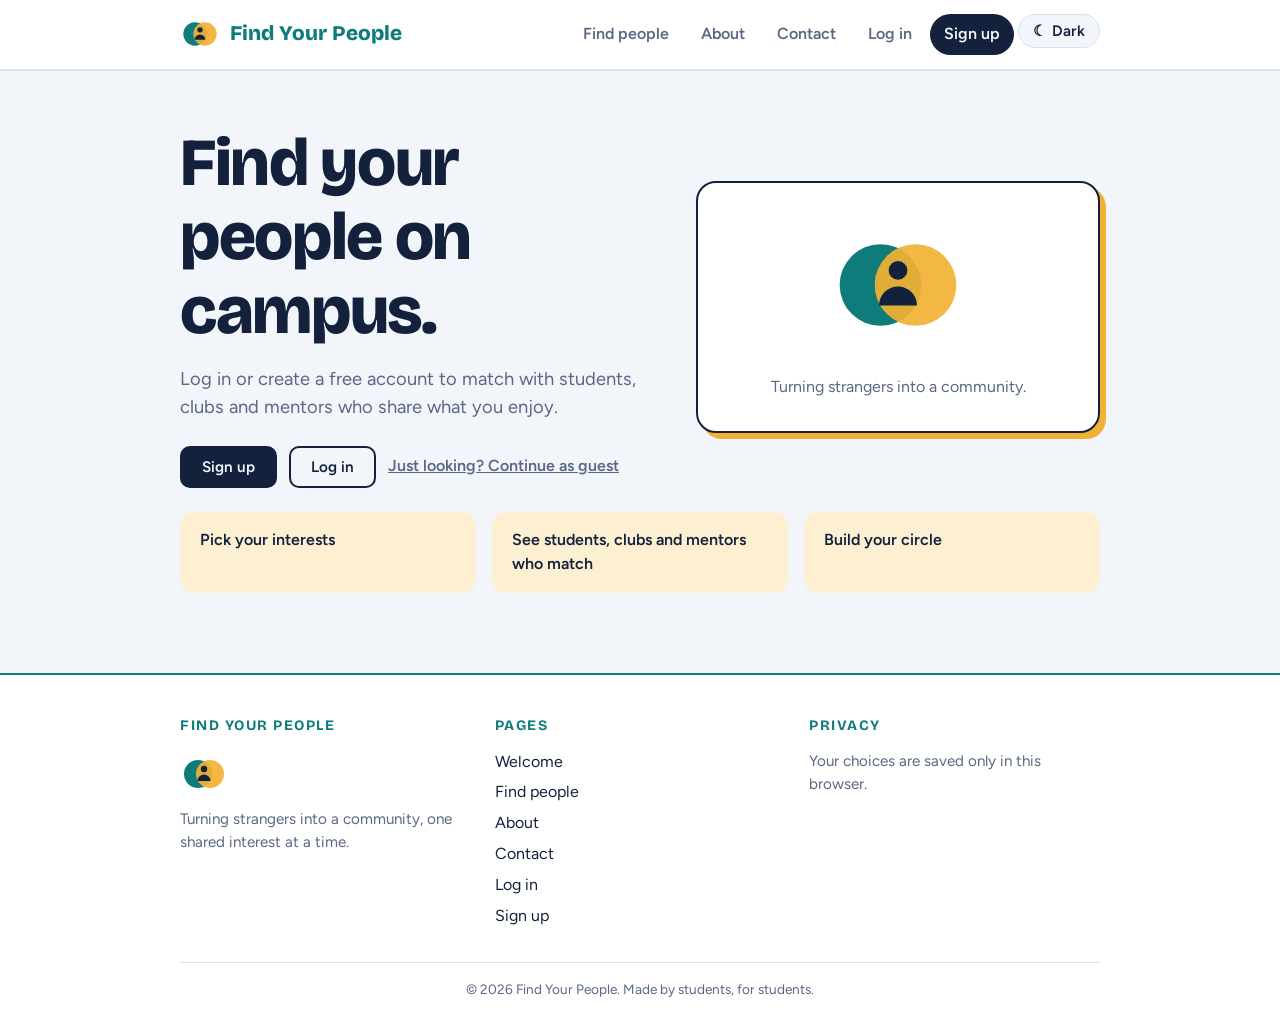
<file: index.html>
<!DOCTYPE html>
<html lang="en">
<head>
<meta charset="utf-8">
<meta name="viewport" content="width=device-width, initial-scale=1">
<title>Find Your People: campus friends, clubs and mentors</title>
<link rel="icon" href="data:image/svg+xml,%3Csvg xmlns='http://www.w3.org/2000/svg' viewBox='0 0 48 48'%3E%3Ccircle cx='18' cy='24' r='14' fill='%230e7c7b'/%3E%3Ccircle cx='30' cy='24' r='14' fill='%23f2b134' fill-opacity='.92'/%3E%3Ccircle cx='24' cy='19' r='3.2' fill='%2314213d'/%3E%3Cpath d='M17.5 31a6.5 6.5 0 0 1 13 0z' fill='%2314213d'/%3E%3C/svg%3E">
<link rel="preconnect" href="https://fonts.googleapis.com">
<link href="https://fonts.googleapis.com/css2?family=Bricolage+Grotesque:wght@600;800&family=Figtree:wght@400;600&display=swap" rel="stylesheet">
<link rel="stylesheet" href="styles.css">
</head>
<body>
<nav class="navbar" aria-label="Main">
  <div class="wrap">
    <a class="logo" href="index.html"><svg class="logo-mark" viewBox="0 0 48 48" width="40" height="40" role="img" aria-label="Find Your People logo">
        <circle cx="18" cy="24" r="14" fill="#0e7c7b"/>
        <circle cx="30" cy="24" r="14" fill="#f2b134" fill-opacity=".92"/>
        <circle cx="24" cy="19" r="3.2" fill="#14213d"/>
        <path d="M17.5 31a6.5 6.5 0 0 1 13 0z" fill="#14213d"/>
      </svg><span class="logo-text">Find Your <span>People</span></span></a>
    <ul class="nav-links">
      <li><a class="nav-link" href="home.html">Find people</a></li>
      <li><a class="nav-link" href="about.html">About</a></li>
      <li><a class="nav-link" href="contact.html">Contact</a></li>
      <li class="when-out"><a class="nav-link" href="login.html">Log in</a></li>
      <li class="when-out"><a class="nav-link nav-cta" href="signup.html">Sign up</a></li>
      <li class="when-in"><span class="nav-hello" id="hello"></span></li>
      <li class="when-in"><button class="nav-link nav-btn" id="logout" type="button">Log out</button></li>
      <li><button class="theme-btn" id="themeBtn" type="button" aria-label="Switch theme"><span id="themeIcon" aria-hidden="true">&#9790;</span> <span id="themeText">Dark</span></button></li>
    </ul>
  </div>
</nav>
<main class="page">
<div class="wrap">
  <div class="welcome">
    <div>
      <h1>Find your people on campus.</h1>
      <p class="lead">Log in or create a free account to match with students, clubs and mentors who share what you enjoy.</p>
      <div class="welcome-actions">
        <a class="btn" href="signup.html">Sign up</a>
        <a class="btn alt" href="login.html">Log in</a>
        <a class="guest-link" href="home.html">Just looking? Continue as guest</a>
      </div>
    </div>
    <div class="welcome-art">
      <svg  viewBox="0 0 48 48"  role="img" aria-label="Find Your People logo">
        <circle cx="18" cy="24" r="14" fill="#0e7c7b"/>
        <circle cx="30" cy="24" r="14" fill="#f2b134" fill-opacity=".92"/>
        <circle cx="24" cy="19" r="3.2" fill="#14213d"/>
        <path d="M17.5 31a6.5 6.5 0 0 1 13 0z" fill="#14213d"/>
      </svg>
      <p>Turning strangers into a community.</p>
    </div>
  </div>
  <ul class="welcome-points">
    <li>Pick your interests</li>
    <li>See students, clubs and mentors who match</li>
    <li>Build your circle</li>
  </ul>
</div>
</main>
<footer>
  <div class="wrap">
    <div class="footer-row">
      <div class="footer-col">
        <h4>Find Your People</h4>
        <a class="logo footer-logo" href="home.html"><svg class="logo-mark" viewBox="0 0 48 48" width="48" height="48" role="img" aria-label="Find Your People logo">
        <circle cx="18" cy="24" r="14" fill="#0e7c7b"/>
        <circle cx="30" cy="24" r="14" fill="#f2b134" fill-opacity=".92"/>
        <circle cx="24" cy="19" r="3.2" fill="#14213d"/>
        <path d="M17.5 31a6.5 6.5 0 0 1 13 0z" fill="#14213d"/>
      </svg></a>
        <p>Turning strangers into a community, one shared interest at a time.</p>
      </div>
      <div class="footer-col">
        <h4>Pages</h4>
        <ul>
          <li><a href="index.html">Welcome</a></li>
          <li><a href="home.html">Find people</a></li>
          <li><a href="about.html">About</a></li>
          <li><a href="contact.html">Contact</a></li>
          <li class="when-out"><a href="login.html">Log in</a></li>
          <li class="when-out"><a href="signup.html">Sign up</a></li>
        </ul>
      </div>
      <div class="footer-col">
        <h4>Privacy</h4>
        <p>Your choices are saved only in this browser.</p>
      </div>
    </div>
    <p class="copyright-text">&copy; 2026 Find Your People. Made by students, for students.</p>
  </div>
</footer>
<script src="site.js"></script>
</body>
</html>
</file>
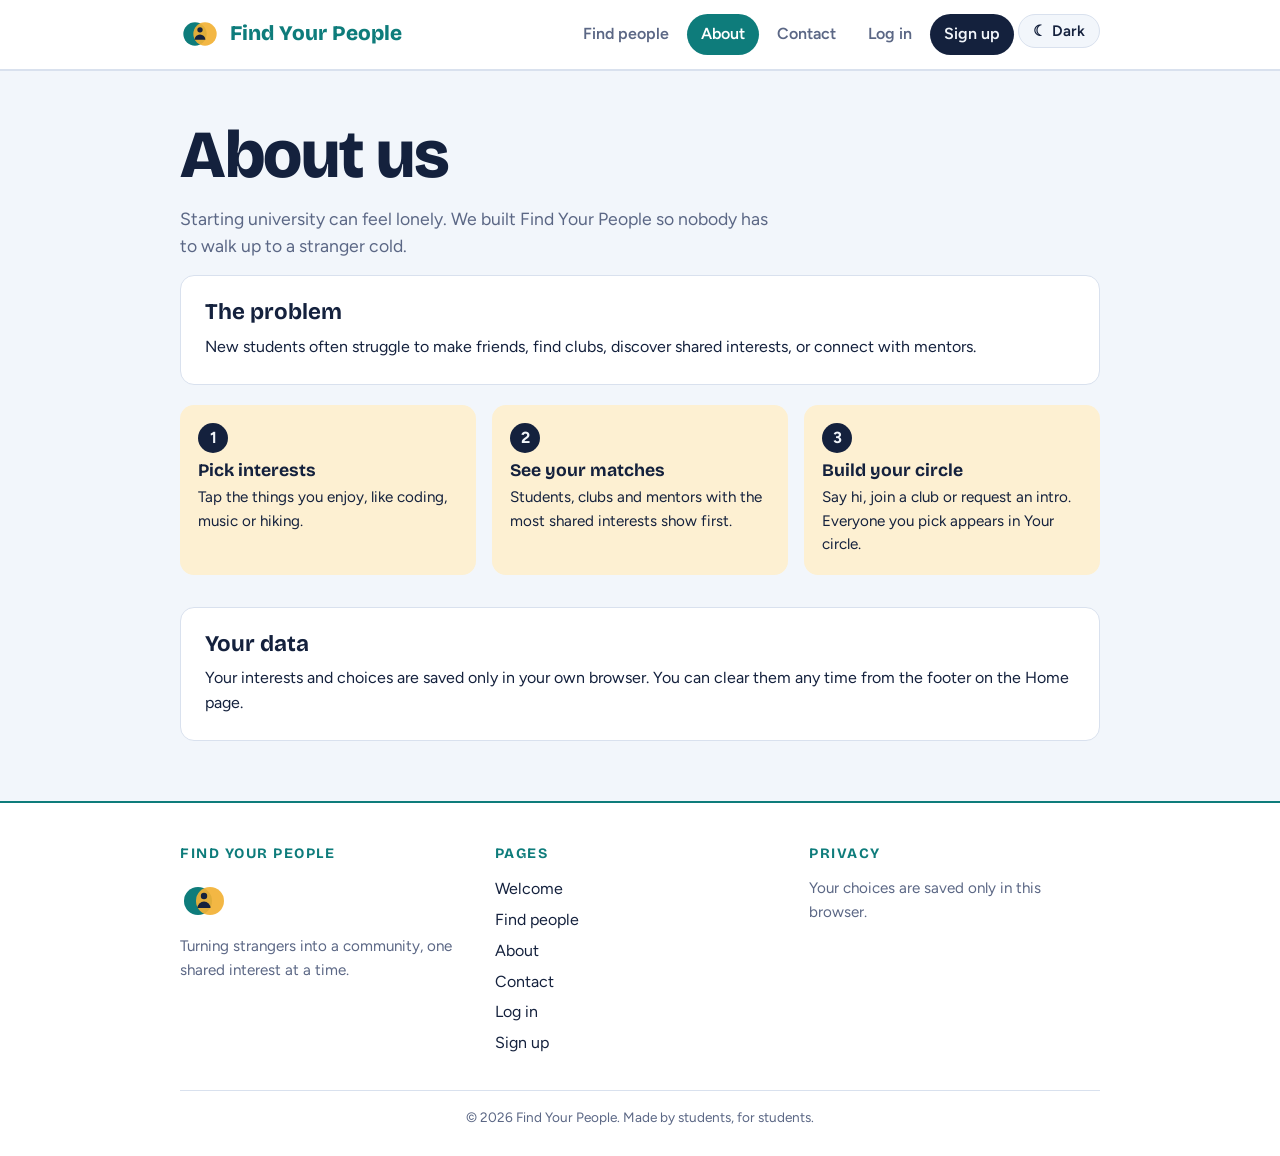
<file: about.html>
<!DOCTYPE html>
<html lang="en">
<head>
<meta charset="utf-8">
<meta name="viewport" content="width=device-width, initial-scale=1">
<title>About: Find Your People</title>
<link rel="icon" href="data:image/svg+xml,%3Csvg xmlns='http://www.w3.org/2000/svg' viewBox='0 0 48 48'%3E%3Ccircle cx='18' cy='24' r='14' fill='%230e7c7b'/%3E%3Ccircle cx='30' cy='24' r='14' fill='%23f2b134' fill-opacity='.92'/%3E%3Ccircle cx='24' cy='19' r='3.2' fill='%2314213d'/%3E%3Cpath d='M17.5 31a6.5 6.5 0 0 1 13 0z' fill='%2314213d'/%3E%3C/svg%3E">
<link rel="preconnect" href="https://fonts.googleapis.com">
<link href="https://fonts.googleapis.com/css2?family=Bricolage+Grotesque:wght@600;800&family=Figtree:wght@400;600&display=swap" rel="stylesheet">
<link rel="stylesheet" href="styles.css">
</head>
<body>
<nav class="navbar" aria-label="Main">
  <div class="wrap">
    <a class="logo" href="index.html"><svg class="logo-mark" viewBox="0 0 48 48" width="40" height="40" role="img" aria-label="Find Your People logo">
        <circle cx="18" cy="24" r="14" fill="#0e7c7b"/>
        <circle cx="30" cy="24" r="14" fill="#f2b134" fill-opacity=".92"/>
        <circle cx="24" cy="19" r="3.2" fill="#14213d"/>
        <path d="M17.5 31a6.5 6.5 0 0 1 13 0z" fill="#14213d"/>
      </svg><span class="logo-text">Find Your <span>People</span></span></a>
    <ul class="nav-links">
      <li><a class="nav-link" href="home.html">Find people</a></li>
      <li><a class="nav-link active" href="about.html">About</a></li>
      <li><a class="nav-link" href="contact.html">Contact</a></li>
      <li class="when-out"><a class="nav-link" href="login.html">Log in</a></li>
      <li class="when-out"><a class="nav-link nav-cta" href="signup.html">Sign up</a></li>
      <li class="when-in"><span class="nav-hello" id="hello"></span></li>
      <li class="when-in"><button class="nav-link nav-btn" id="logout" type="button">Log out</button></li>
      <li><button class="theme-btn" id="themeBtn" type="button" aria-label="Switch theme"><span id="themeIcon" aria-hidden="true">&#9790;</span> <span id="themeText">Dark</span></button></li>
    </ul>
  </div>
</nav>
<main class="page">
<div class="wrap">
  <header class="page-title">
    <h1>About us</h1>
    <p>Starting university can feel lonely. We built Find Your People so nobody has to walk up to a stranger cold.</p>
  </header>

  <div class="about-box">
    <h2>The problem</h2>
    <p>New students often struggle to make friends, find clubs, discover shared interests, or connect with mentors.</p>
  </div>

  <div class="steps">
    <div class="step"><b>1</b><h3>Pick interests</h3><p>Tap the things you enjoy, like coding, music or hiking.</p></div>
    <div class="step"><b>2</b><h3>See your matches</h3><p>Students, clubs and mentors with the most shared interests show first.</p></div>
    <div class="step"><b>3</b><h3>Build your circle</h3><p>Say hi, join a club or request an intro. Everyone you pick appears in Your circle.</p></div>
  </div>

  <div class="about-box">
    <h2>Your data</h2>
    <p>Your interests and choices are saved only in your own browser. You can clear them any time from the footer on the Home page.</p>
  </div>
</div>
</main>
<footer>
  <div class="wrap">
    <div class="footer-row">
      <div class="footer-col">
        <h4>Find Your People</h4>
        <a class="logo footer-logo" href="home.html"><svg class="logo-mark" viewBox="0 0 48 48" width="48" height="48" role="img" aria-label="Find Your People logo">
        <circle cx="18" cy="24" r="14" fill="#0e7c7b"/>
        <circle cx="30" cy="24" r="14" fill="#f2b134" fill-opacity=".92"/>
        <circle cx="24" cy="19" r="3.2" fill="#14213d"/>
        <path d="M17.5 31a6.5 6.5 0 0 1 13 0z" fill="#14213d"/>
      </svg></a>
        <p>Turning strangers into a community, one shared interest at a time.</p>
      </div>
      <div class="footer-col">
        <h4>Pages</h4>
        <ul>
          <li><a href="index.html">Welcome</a></li>
          <li><a href="home.html">Find people</a></li>
          <li><a href="about.html">About</a></li>
          <li><a href="contact.html">Contact</a></li>
          <li class="when-out"><a href="login.html">Log in</a></li>
          <li class="when-out"><a href="signup.html">Sign up</a></li>
        </ul>
      </div>
      <div class="footer-col">
        <h4>Privacy</h4>
        <p>Your choices are saved only in this browser.</p>
      </div>
    </div>
    <p class="copyright-text">&copy; 2026 Find Your People. Made by students, for students.</p>
  </div>
</footer>
<script src="site.js"></script>
</body>
</html>
</file>
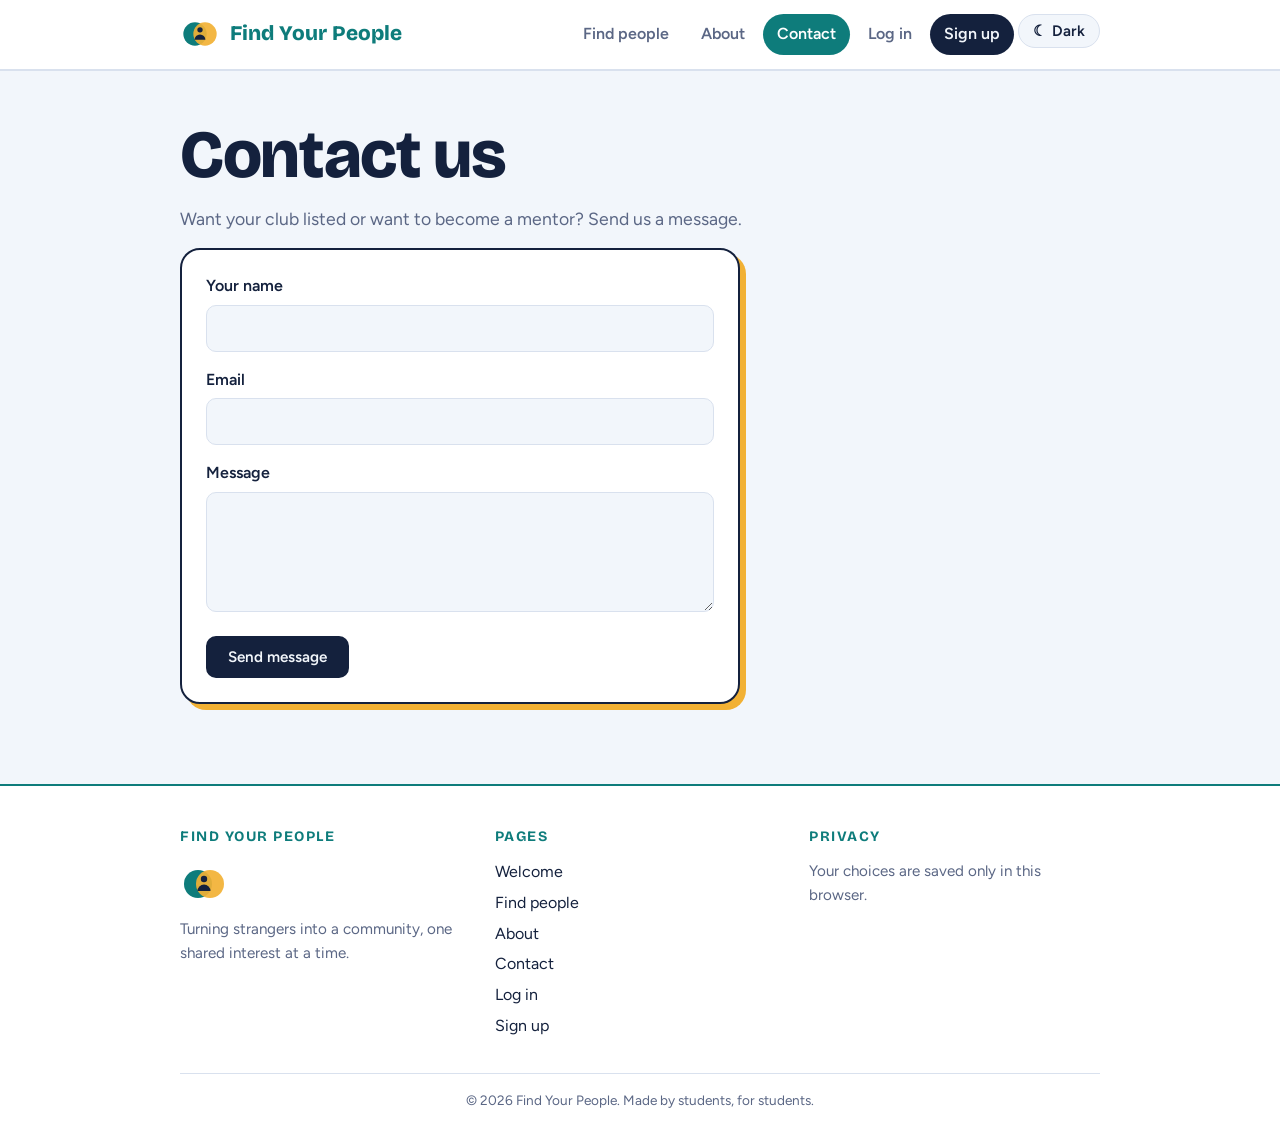
<file: contact.html>
<!DOCTYPE html>
<html lang="en">
<head>
<meta charset="utf-8">
<meta name="viewport" content="width=device-width, initial-scale=1">
<title>Contact: Find Your People</title>
<link rel="icon" href="data:image/svg+xml,%3Csvg xmlns='http://www.w3.org/2000/svg' viewBox='0 0 48 48'%3E%3Ccircle cx='18' cy='24' r='14' fill='%230e7c7b'/%3E%3Ccircle cx='30' cy='24' r='14' fill='%23f2b134' fill-opacity='.92'/%3E%3Ccircle cx='24' cy='19' r='3.2' fill='%2314213d'/%3E%3Cpath d='M17.5 31a6.5 6.5 0 0 1 13 0z' fill='%2314213d'/%3E%3C/svg%3E">
<link rel="preconnect" href="https://fonts.googleapis.com">
<link href="https://fonts.googleapis.com/css2?family=Bricolage+Grotesque:wght@600;800&family=Figtree:wght@400;600&display=swap" rel="stylesheet">
<link rel="stylesheet" href="styles.css">
</head>
<body>
<nav class="navbar" aria-label="Main">
  <div class="wrap">
    <a class="logo" href="index.html"><svg class="logo-mark" viewBox="0 0 48 48" width="40" height="40" role="img" aria-label="Find Your People logo">
        <circle cx="18" cy="24" r="14" fill="#0e7c7b"/>
        <circle cx="30" cy="24" r="14" fill="#f2b134" fill-opacity=".92"/>
        <circle cx="24" cy="19" r="3.2" fill="#14213d"/>
        <path d="M17.5 31a6.5 6.5 0 0 1 13 0z" fill="#14213d"/>
      </svg><span class="logo-text">Find Your <span>People</span></span></a>
    <ul class="nav-links">
      <li><a class="nav-link" href="home.html">Find people</a></li>
      <li><a class="nav-link" href="about.html">About</a></li>
      <li><a class="nav-link active" href="contact.html">Contact</a></li>
      <li class="when-out"><a class="nav-link" href="login.html">Log in</a></li>
      <li class="when-out"><a class="nav-link nav-cta" href="signup.html">Sign up</a></li>
      <li class="when-in"><span class="nav-hello" id="hello"></span></li>
      <li class="when-in"><button class="nav-link nav-btn" id="logout" type="button">Log out</button></li>
      <li><button class="theme-btn" id="themeBtn" type="button" aria-label="Switch theme"><span id="themeIcon" aria-hidden="true">&#9790;</span> <span id="themeText">Dark</span></button></li>
    </ul>
  </div>
</nav>
<main class="page">
<div class="wrap">
  <header class="page-title">
    <h1>Contact us</h1>
    <p>Want your club listed or want to become a mentor? Send us a message.</p>
  </header>

  <form class="form-card" action="#" method="post">
    <label for="name">Your name</label>
    <input type="text" id="name" name="name" required>
    <label for="email">Email</label>
    <input type="email" id="email" name="email" required>
    <label for="msg">Message</label>
    <textarea id="msg" name="msg" required></textarea>
    <button class="btn" type="submit">Send message</button>
  </form>
</div>
</main>
<footer>
  <div class="wrap">
    <div class="footer-row">
      <div class="footer-col">
        <h4>Find Your People</h4>
        <a class="logo footer-logo" href="home.html"><svg class="logo-mark" viewBox="0 0 48 48" width="48" height="48" role="img" aria-label="Find Your People logo">
        <circle cx="18" cy="24" r="14" fill="#0e7c7b"/>
        <circle cx="30" cy="24" r="14" fill="#f2b134" fill-opacity=".92"/>
        <circle cx="24" cy="19" r="3.2" fill="#14213d"/>
        <path d="M17.5 31a6.5 6.5 0 0 1 13 0z" fill="#14213d"/>
      </svg></a>
        <p>Turning strangers into a community, one shared interest at a time.</p>
      </div>
      <div class="footer-col">
        <h4>Pages</h4>
        <ul>
          <li><a href="index.html">Welcome</a></li>
          <li><a href="home.html">Find people</a></li>
          <li><a href="about.html">About</a></li>
          <li><a href="contact.html">Contact</a></li>
          <li class="when-out"><a href="login.html">Log in</a></li>
          <li class="when-out"><a href="signup.html">Sign up</a></li>
        </ul>
      </div>
      <div class="footer-col">
        <h4>Privacy</h4>
        <p>Your choices are saved only in this browser.</p>
      </div>
    </div>
    <p class="copyright-text">&copy; 2026 Find Your People. Made by students, for students.</p>
  </div>
</footer>
<script src="site.js"></script>
</body>
</html>
</file>
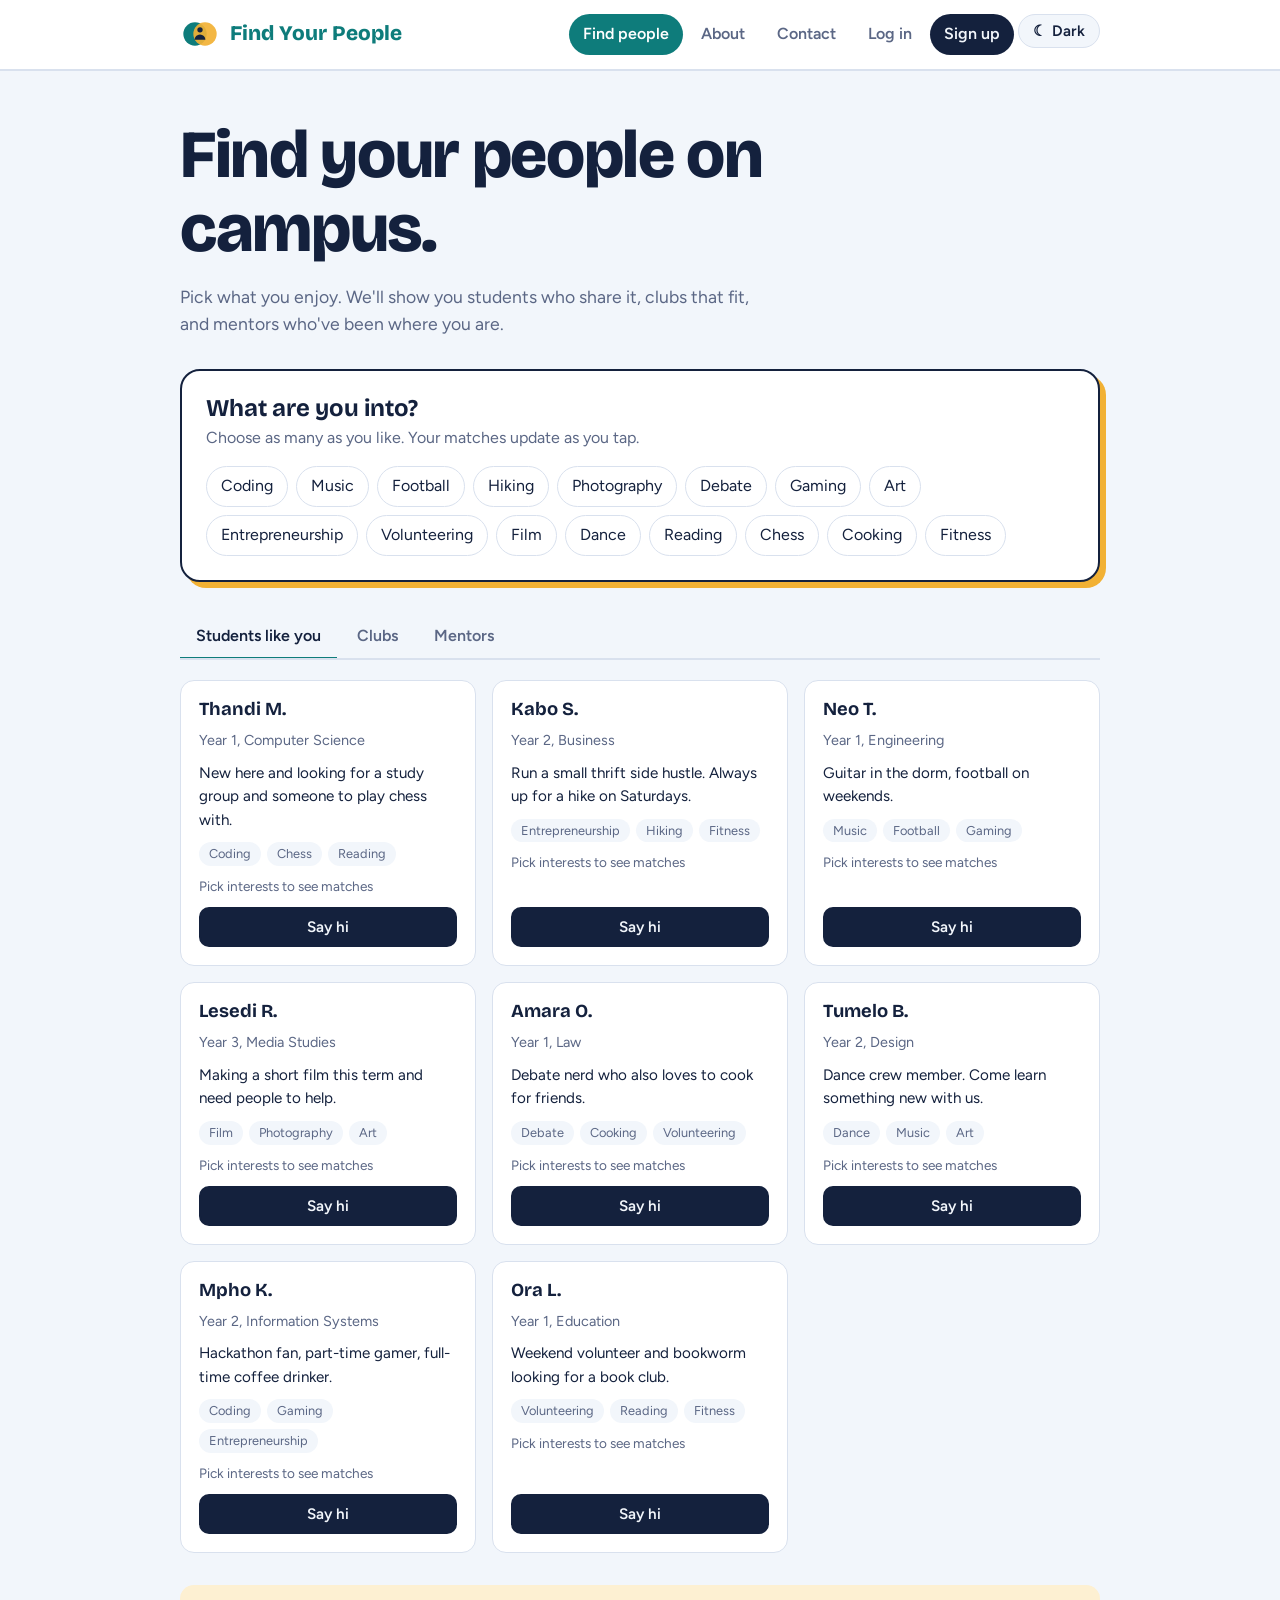
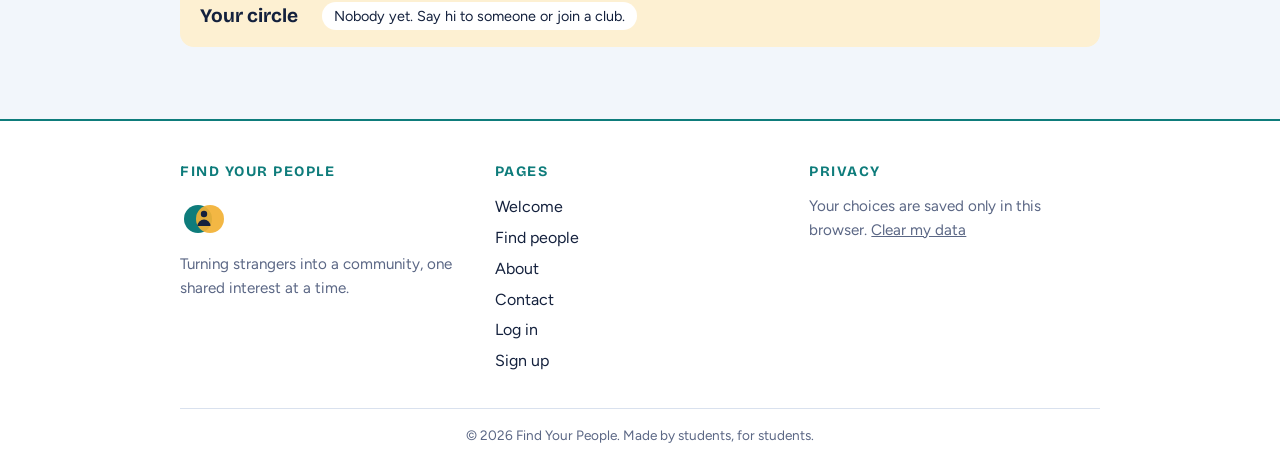
<file: home.html>
<!DOCTYPE html>
<html lang="en">
<head>
<meta charset="utf-8">
<meta name="viewport" content="width=device-width, initial-scale=1">
<title>Find people: Find Your People</title>
<link rel="icon" href="data:image/svg+xml,%3Csvg xmlns='http://www.w3.org/2000/svg' viewBox='0 0 48 48'%3E%3Ccircle cx='18' cy='24' r='14' fill='%230e7c7b'/%3E%3Ccircle cx='30' cy='24' r='14' fill='%23f2b134' fill-opacity='.92'/%3E%3Ccircle cx='24' cy='19' r='3.2' fill='%2314213d'/%3E%3Cpath d='M17.5 31a6.5 6.5 0 0 1 13 0z' fill='%2314213d'/%3E%3C/svg%3E">
<link rel="preconnect" href="https://fonts.googleapis.com">
<link href="https://fonts.googleapis.com/css2?family=Bricolage+Grotesque:wght@600;800&family=Figtree:wght@400;600&display=swap" rel="stylesheet">
<link rel="stylesheet" href="styles.css">
</head>
<body>
<nav class="navbar" aria-label="Main">
  <div class="wrap">
    <a class="logo" href="index.html"><svg class="logo-mark" viewBox="0 0 48 48" width="40" height="40" role="img" aria-label="Find Your People logo">
        <circle cx="18" cy="24" r="14" fill="#0e7c7b"/>
        <circle cx="30" cy="24" r="14" fill="#f2b134" fill-opacity=".92"/>
        <circle cx="24" cy="19" r="3.2" fill="#14213d"/>
        <path d="M17.5 31a6.5 6.5 0 0 1 13 0z" fill="#14213d"/>
      </svg><span class="logo-text">Find Your <span>People</span></span></a>
    <ul class="nav-links">
      <li><a class="nav-link active" href="home.html">Find people</a></li>
      <li><a class="nav-link" href="about.html">About</a></li>
      <li><a class="nav-link" href="contact.html">Contact</a></li>
      <li class="when-out"><a class="nav-link" href="login.html">Log in</a></li>
      <li class="when-out"><a class="nav-link nav-cta" href="signup.html">Sign up</a></li>
      <li class="when-in"><span class="nav-hello" id="hello"></span></li>
      <li class="when-in"><button class="nav-link nav-btn" id="logout" type="button">Log out</button></li>
      <li><button class="theme-btn" id="themeBtn" type="button" aria-label="Switch theme"><span id="themeIcon" aria-hidden="true">&#9790;</span> <span id="themeText">Dark</span></button></li>
    </ul>
  </div>
</nav>
<main class="page">
<div class="wrap">
  <header class="hero">
    <h1>Find your people on campus.</h1>
    <p>Pick what you enjoy. We'll show you students who share it, clubs that fit, and mentors who've been where you are.</p>
  </header>

  <section class="picker" aria-labelledby="pick-h">
    <h2 id="pick-h">What are you into?</h2>
    <p>Choose as many as you like. Your matches update as you tap.</p>
    <div class="chips" id="interests" role="group" aria-label="Your interests"></div>
  </section>

  <div class="tabs" role="tablist" aria-label="Browse">
    <button class="tab" role="tab" id="t-people" aria-selected="true" data-tab="people">Students like you</button>
    <button class="tab" role="tab" id="t-clubs" aria-selected="false" data-tab="clubs">Clubs</button>
    <button class="tab" role="tab" id="t-mentors" aria-selected="false" data-tab="mentors">Mentors</button>
  </div>
  <div class="grid" id="results" role="tabpanel" aria-live="polite"></div>

  <aside class="circle" aria-label="Your circle">
    <strong>Your circle</strong>
    <ul id="circle"></ul>
  </aside>
</div>
</main>
<footer>
  <div class="wrap">
    <div class="footer-row">
      <div class="footer-col">
        <h4>Find Your People</h4>
        <a class="logo footer-logo" href="home.html"><svg class="logo-mark" viewBox="0 0 48 48" width="48" height="48" role="img" aria-label="Find Your People logo">
        <circle cx="18" cy="24" r="14" fill="#0e7c7b"/>
        <circle cx="30" cy="24" r="14" fill="#f2b134" fill-opacity=".92"/>
        <circle cx="24" cy="19" r="3.2" fill="#14213d"/>
        <path d="M17.5 31a6.5 6.5 0 0 1 13 0z" fill="#14213d"/>
      </svg></a>
        <p>Turning strangers into a community, one shared interest at a time.</p>
      </div>
      <div class="footer-col">
        <h4>Pages</h4>
        <ul>
          <li><a href="index.html">Welcome</a></li>
          <li><a href="home.html">Find people</a></li>
          <li><a href="about.html">About</a></li>
          <li><a href="contact.html">Contact</a></li>
          <li class="when-out"><a href="login.html">Log in</a></li>
          <li class="when-out"><a href="signup.html">Sign up</a></li>
        </ul>
      </div>
      <div class="footer-col">
        <h4>Privacy</h4>
        <p>Your choices are saved only in this browser. <button class="reset" id="reset">Clear my data</button></p>
      </div>
    </div>
    <p class="copyright-text">&copy; 2026 Find Your People. Made by students, for students.</p>
  </div>
</footer>
<script src="site.js"></script>
<script src="app.js"></script>
</body>
</html>
</file>
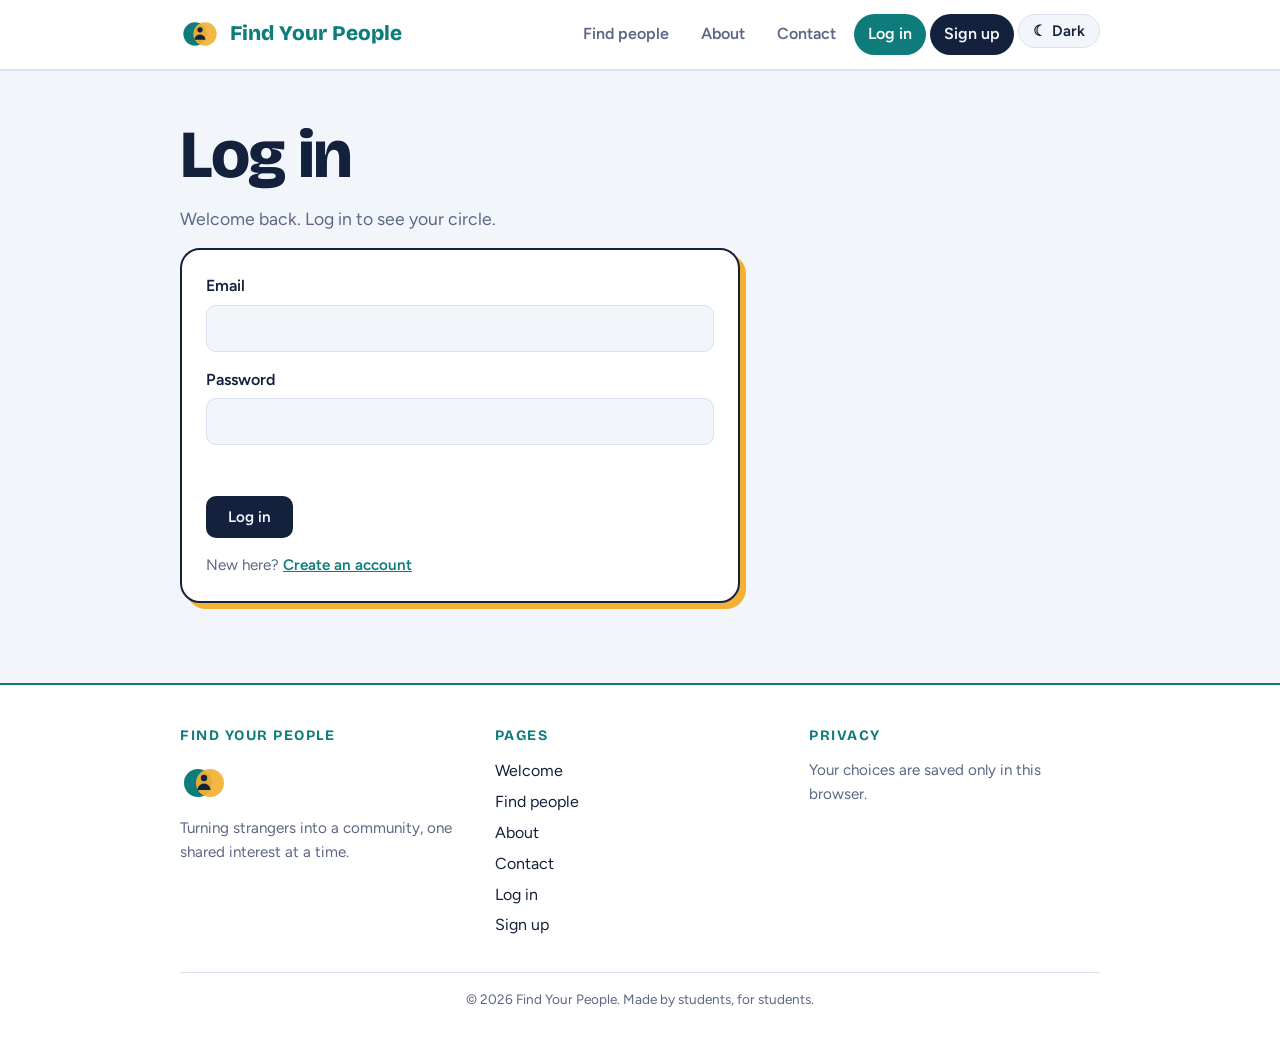
<file: login.html>
<!DOCTYPE html>
<html lang="en">
<head>
<meta charset="utf-8">
<meta name="viewport" content="width=device-width, initial-scale=1">
<title>Log in: Find Your People</title>
<link rel="icon" href="data:image/svg+xml,%3Csvg xmlns='http://www.w3.org/2000/svg' viewBox='0 0 48 48'%3E%3Ccircle cx='18' cy='24' r='14' fill='%230e7c7b'/%3E%3Ccircle cx='30' cy='24' r='14' fill='%23f2b134' fill-opacity='.92'/%3E%3Ccircle cx='24' cy='19' r='3.2' fill='%2314213d'/%3E%3Cpath d='M17.5 31a6.5 6.5 0 0 1 13 0z' fill='%2314213d'/%3E%3C/svg%3E">
<link rel="preconnect" href="https://fonts.googleapis.com">
<link href="https://fonts.googleapis.com/css2?family=Bricolage+Grotesque:wght@600;800&family=Figtree:wght@400;600&display=swap" rel="stylesheet">
<link rel="stylesheet" href="styles.css">
</head>
<body>
<nav class="navbar" aria-label="Main">
  <div class="wrap">
    <a class="logo" href="index.html"><svg class="logo-mark" viewBox="0 0 48 48" width="40" height="40" role="img" aria-label="Find Your People logo">
        <circle cx="18" cy="24" r="14" fill="#0e7c7b"/>
        <circle cx="30" cy="24" r="14" fill="#f2b134" fill-opacity=".92"/>
        <circle cx="24" cy="19" r="3.2" fill="#14213d"/>
        <path d="M17.5 31a6.5 6.5 0 0 1 13 0z" fill="#14213d"/>
      </svg><span class="logo-text">Find Your <span>People</span></span></a>
    <ul class="nav-links">
      <li><a class="nav-link" href="home.html">Find people</a></li>
      <li><a class="nav-link" href="about.html">About</a></li>
      <li><a class="nav-link" href="contact.html">Contact</a></li>
      <li class="when-out"><a class="nav-link active" href="login.html">Log in</a></li>
      <li class="when-out"><a class="nav-link nav-cta" href="signup.html">Sign up</a></li>
      <li class="when-in"><span class="nav-hello" id="hello"></span></li>
      <li class="when-in"><button class="nav-link nav-btn" id="logout" type="button">Log out</button></li>
      <li><button class="theme-btn" id="themeBtn" type="button" aria-label="Switch theme"><span id="themeIcon" aria-hidden="true">&#9790;</span> <span id="themeText">Dark</span></button></li>
    </ul>
  </div>
</nav>
<main class="page">
<div class="wrap">
  <header class="page-title">
    <h1>Log in</h1>
    <p>Welcome back. Log in to see your circle.</p>
  </header>
  <form class="form-card" id="loginForm" novalidate>
    <label for="li-email">Email</label>
    <input type="email" id="li-email" autocomplete="email" required>
    <label for="li-pass">Password</label>
    <input type="password" id="li-pass" autocomplete="current-password" required>
    <p class="form-msg" id="loginMsg" role="alert"></p>
    <button class="btn" type="submit">Log in</button>
    <p class="form-alt">New here? <a href="signup.html">Create an account</a></p>
  </form>
</div>
</main>
<footer>
  <div class="wrap">
    <div class="footer-row">
      <div class="footer-col">
        <h4>Find Your People</h4>
        <a class="logo footer-logo" href="home.html"><svg class="logo-mark" viewBox="0 0 48 48" width="48" height="48" role="img" aria-label="Find Your People logo">
        <circle cx="18" cy="24" r="14" fill="#0e7c7b"/>
        <circle cx="30" cy="24" r="14" fill="#f2b134" fill-opacity=".92"/>
        <circle cx="24" cy="19" r="3.2" fill="#14213d"/>
        <path d="M17.5 31a6.5 6.5 0 0 1 13 0z" fill="#14213d"/>
      </svg></a>
        <p>Turning strangers into a community, one shared interest at a time.</p>
      </div>
      <div class="footer-col">
        <h4>Pages</h4>
        <ul>
          <li><a href="index.html">Welcome</a></li>
          <li><a href="home.html">Find people</a></li>
          <li><a href="about.html">About</a></li>
          <li><a href="contact.html">Contact</a></li>
          <li class="when-out"><a href="login.html">Log in</a></li>
          <li class="when-out"><a href="signup.html">Sign up</a></li>
        </ul>
      </div>
      <div class="footer-col">
        <h4>Privacy</h4>
        <p>Your choices are saved only in this browser.</p>
      </div>
    </div>
    <p class="copyright-text">&copy; 2026 Find Your People. Made by students, for students.</p>
  </div>
</footer>
<script src="site.js"></script>
</body>
</html>
</file>
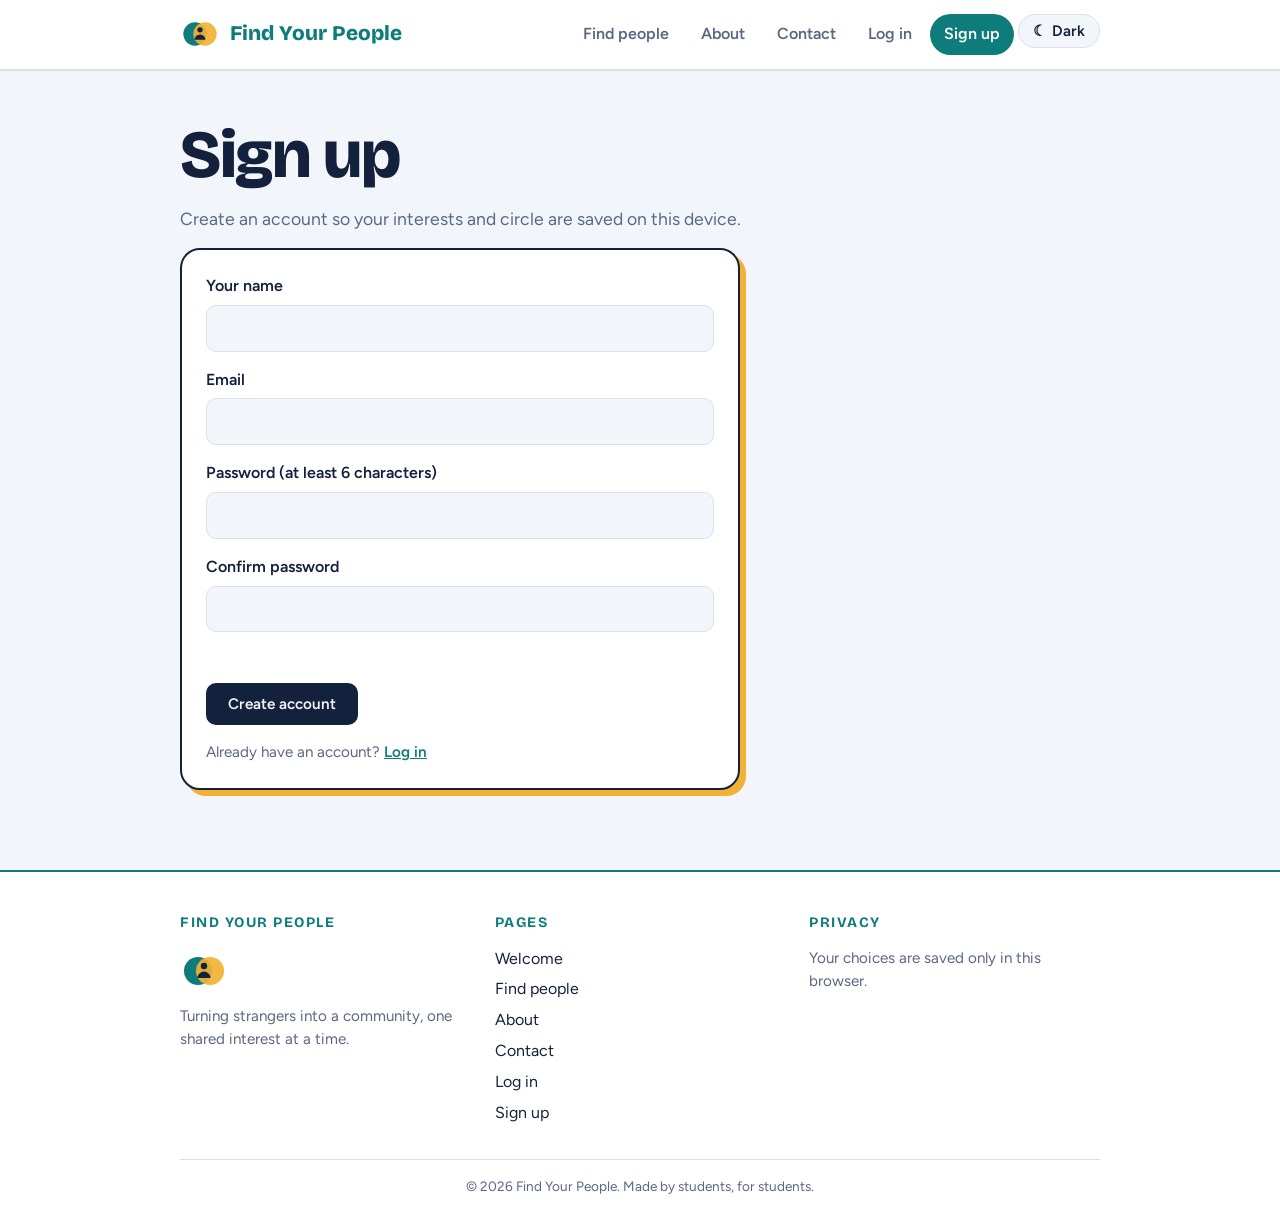
<file: signup.html>
<!DOCTYPE html>
<html lang="en">
<head>
<meta charset="utf-8">
<meta name="viewport" content="width=device-width, initial-scale=1">
<title>Sign up: Find Your People</title>
<link rel="icon" href="data:image/svg+xml,%3Csvg xmlns='http://www.w3.org/2000/svg' viewBox='0 0 48 48'%3E%3Ccircle cx='18' cy='24' r='14' fill='%230e7c7b'/%3E%3Ccircle cx='30' cy='24' r='14' fill='%23f2b134' fill-opacity='.92'/%3E%3Ccircle cx='24' cy='19' r='3.2' fill='%2314213d'/%3E%3Cpath d='M17.5 31a6.5 6.5 0 0 1 13 0z' fill='%2314213d'/%3E%3C/svg%3E">
<link rel="preconnect" href="https://fonts.googleapis.com">
<link href="https://fonts.googleapis.com/css2?family=Bricolage+Grotesque:wght@600;800&family=Figtree:wght@400;600&display=swap" rel="stylesheet">
<link rel="stylesheet" href="styles.css">
</head>
<body>
<nav class="navbar" aria-label="Main">
  <div class="wrap">
    <a class="logo" href="index.html"><svg class="logo-mark" viewBox="0 0 48 48" width="40" height="40" role="img" aria-label="Find Your People logo">
        <circle cx="18" cy="24" r="14" fill="#0e7c7b"/>
        <circle cx="30" cy="24" r="14" fill="#f2b134" fill-opacity=".92"/>
        <circle cx="24" cy="19" r="3.2" fill="#14213d"/>
        <path d="M17.5 31a6.5 6.5 0 0 1 13 0z" fill="#14213d"/>
      </svg><span class="logo-text">Find Your <span>People</span></span></a>
    <ul class="nav-links">
      <li><a class="nav-link" href="home.html">Find people</a></li>
      <li><a class="nav-link" href="about.html">About</a></li>
      <li><a class="nav-link" href="contact.html">Contact</a></li>
      <li class="when-out"><a class="nav-link" href="login.html">Log in</a></li>
      <li class="when-out"><a class="nav-link nav-cta active" href="signup.html">Sign up</a></li>
      <li class="when-in"><span class="nav-hello" id="hello"></span></li>
      <li class="when-in"><button class="nav-link nav-btn" id="logout" type="button">Log out</button></li>
      <li><button class="theme-btn" id="themeBtn" type="button" aria-label="Switch theme"><span id="themeIcon" aria-hidden="true">&#9790;</span> <span id="themeText">Dark</span></button></li>
    </ul>
  </div>
</nav>
<main class="page">
<div class="wrap">
  <header class="page-title">
    <h1>Sign up</h1>
    <p>Create an account so your interests and circle are saved on this device.</p>
  </header>
  <form class="form-card" id="signupForm" novalidate>
    <label for="su-name">Your name</label>
    <input type="text" id="su-name" autocomplete="name" required>
    <label for="su-email">Email</label>
    <input type="email" id="su-email" autocomplete="email" required>
    <label for="su-pass">Password (at least 6 characters)</label>
    <input type="password" id="su-pass" autocomplete="new-password" required>
    <label for="su-pass2">Confirm password</label>
    <input type="password" id="su-pass2" autocomplete="new-password" required>
    <p class="form-msg" id="signupMsg" role="alert"></p>
    <button class="btn" type="submit">Create account</button>
    <p class="form-alt">Already have an account? <a href="login.html">Log in</a></p>
  </form>
</div>
</main>
<footer>
  <div class="wrap">
    <div class="footer-row">
      <div class="footer-col">
        <h4>Find Your People</h4>
        <a class="logo footer-logo" href="home.html"><svg class="logo-mark" viewBox="0 0 48 48" width="48" height="48" role="img" aria-label="Find Your People logo">
        <circle cx="18" cy="24" r="14" fill="#0e7c7b"/>
        <circle cx="30" cy="24" r="14" fill="#f2b134" fill-opacity=".92"/>
        <circle cx="24" cy="19" r="3.2" fill="#14213d"/>
        <path d="M17.5 31a6.5 6.5 0 0 1 13 0z" fill="#14213d"/>
      </svg></a>
        <p>Turning strangers into a community, one shared interest at a time.</p>
      </div>
      <div class="footer-col">
        <h4>Pages</h4>
        <ul>
          <li><a href="index.html">Welcome</a></li>
          <li><a href="home.html">Find people</a></li>
          <li><a href="about.html">About</a></li>
          <li><a href="contact.html">Contact</a></li>
          <li class="when-out"><a href="login.html">Log in</a></li>
          <li class="when-out"><a href="signup.html">Sign up</a></li>
        </ul>
      </div>
      <div class="footer-col">
        <h4>Privacy</h4>
        <p>Your choices are saved only in this browser.</p>
      </div>
    </div>
    <p class="copyright-text">&copy; 2026 Find Your People. Made by students, for students.</p>
  </div>
</footer>
<script src="site.js"></script>
</body>
</html>
</file>
<file: styles.css>
/* ===========================================
   FIND YOUR PEOPLE - styles.css
   Matches index.html, about.html, contact.html and app.js
   =========================================== */

/* 1. COLOURS (change them here and the whole site changes) */
:root{
  --bg:#f2f6fb; --ink:#14213d; --muted:#5b6785; --card:#fff; --line:#d9e1ee;
  --teal:#0e7c7b; --teal-soft:#d6efee; --sun:#f2b134; --sun-soft:#fdf0d2;
}
@media (prefers-color-scheme:dark){
  :root:not([data-theme="light"]){
    --bg:#0f1729; --ink:#eef2fb; --muted:#9aa7c4; --card:#18223b; --line:#2b3858;
    --teal:#4fd1c5; --teal-soft:#16403f; --sun:#f2b134; --sun-soft:#3d3217;
  }
}

:root[data-theme="dark"]{
    --bg:#0f1729; --ink:#eef2fb; --muted:#9aa7c4; --card:#18223b; --line:#2b3858;
    --teal:#4fd1c5; --teal-soft:#16403f; --sun:#f2b134; --sun-soft:#3d3217;
}

/* 2. GENERAL STYLES */
*{box-sizing:border-box}
html{scroll-behavior:smooth}
body{
  margin:0; background:var(--bg); color:var(--ink);
  font:400 1rem/1.55 Figtree,system-ui,sans-serif;
  min-height:100vh; display:flex; flex-direction:column; /* keeps footer at the bottom */
}
main.page{flex:1}
h1,h2,h3{font-family:'Bricolage Grotesque',Figtree,sans-serif; line-height:1.1; margin:0}
.wrap{max-width:960px; margin:0 auto; padding:0 20px}
:focus-visible{outline:3px solid var(--sun); outline-offset:2px}

/* 3. NAVBAR (shows on every page) */
.navbar{background:var(--card); border-bottom:2px solid var(--line)}
.navbar .wrap{display:flex; flex-wrap:wrap; align-items:center; justify-content:space-between; gap:8px 24px; padding-top:14px; padding-bottom:14px}
.logo{font-family:'Bricolage Grotesque',sans-serif; font-weight:800; font-size:1.3rem; color:var(--ink); text-decoration:none}
.logo span{color:var(--teal)}
.nav-links{display:flex; gap:4px; list-style:none; margin:0; padding:0}
.nav-link{display:block; color:var(--muted); text-decoration:none; font-weight:600; padding:8px 14px; border-radius:999px; transition:background .15s,color .15s}
.nav-link:hover{color:var(--ink); background:var(--bg)}
.nav-link.active{background:var(--teal); color:#fff}
@media (prefers-color-scheme:dark){:root:not([data-theme="light"]) .nav-link.active{color:#0f1729}}
:root[data-theme="dark"] .nav-link.active{color:#0f1729}

/* 4. HOME PAGE (index.html) */
header.hero{padding:48px 0 24px}
h1{font-size:clamp(2.4rem,7vw,4.2rem); font-weight:800; letter-spacing:-.02em; max-width:14ch}
header.hero p{max-width:52ch; color:var(--muted); font-size:1.1rem; margin:16px 0 0}

/* interest picker box */
.picker{background:var(--card); border:2px solid var(--ink); border-radius:20px; padding:24px; margin:8px 0 32px; box-shadow:6px 6px 0 var(--sun)}
.picker h2{font-size:1.5rem; margin-bottom:4px}
.picker p{margin:0 0 16px; color:var(--muted)}

/* interest buttons (made by app.js) */
.chips{display:flex; flex-wrap:wrap; gap:8px}
.chip{font:inherit; border:1.5px solid var(--line); background:transparent; color:var(--ink); border-radius:999px; padding:7px 14px; cursor:pointer; transition:background .15s,border-color .15s}
.chip:hover{border-color:var(--teal)}
.chip[aria-pressed=true]{background:var(--teal); border-color:var(--teal); color:#fff}
@media (prefers-color-scheme:dark){:root:not([data-theme="light"]) .chip[aria-pressed=true]{color:#0f1729}}
:root[data-theme="dark"] .chip[aria-pressed=true]{color:#0f1729}

/* tabs: Students / Clubs / Mentors */
.tabs{display:flex; gap:4px; border-bottom:2px solid var(--line); margin-bottom:20px; overflow-x:auto}
.tab{font:600 1rem Figtree,sans-serif; background:none; border:0; color:var(--muted); padding:12px 16px; cursor:pointer; border-bottom:3px solid transparent; margin-bottom:-2px; white-space:nowrap}
.tab:hover{color:var(--ink)}
.tab[aria-selected=true]{color:var(--ink); border-bottom-color:var(--teal)}

/* cards (made by app.js) */
.grid{display:grid; grid-template-columns:repeat(auto-fill,minmax(270px,1fr)); gap:16px}
.card{background:var(--card); border:1px solid var(--line); border-radius:14px; padding:18px; display:flex; flex-direction:column; gap:10px; transition:transform .2s,border-color .2s}
.card:hover{transform:translateY(-4px); border-color:var(--teal)}
.card h3{font-size:1.15rem}
.meta{color:var(--muted); font-size:.9rem; margin:0}
.bio{margin:0; font-size:.95rem}
.tags{display:flex; flex-wrap:wrap; gap:6px}
.tag{font-size:.8rem; padding:2px 10px; border-radius:999px; background:var(--bg); color:var(--muted)}
.tag.match{background:var(--teal-soft); color:var(--teal); font-weight:600}
.score{font-size:.85rem; font-weight:600; color:var(--teal)}
.score.zero{color:var(--muted); font-weight:400}
.act{margin-top:auto; font:600 .95rem Figtree,sans-serif; border:2px solid var(--ink); background:var(--ink); color:var(--bg); border-radius:10px; padding:9px 14px; cursor:pointer}
.act[aria-pressed=true]{background:transparent; color:var(--ink)}
.act:hover{opacity:.88}
.empty{grid-column:1/-1; color:var(--muted); padding:24px 0}

/* "Your circle" strip */
.circle{background:var(--sun-soft); border-radius:14px; padding:16px 20px; margin:32px 0; display:flex; flex-wrap:wrap; gap:8px 24px; align-items:center}
.circle strong{font-family:'Bricolage Grotesque',sans-serif; font-size:1.2rem}
.circle ul{margin:0; padding:0; list-style:none; display:flex; flex-wrap:wrap; gap:6px}
.circle li{background:var(--card); border-radius:999px; padding:3px 12px; font-size:.9rem}

/* 5. ABOUT + CONTACT PAGES */
.page-title{padding:48px 0 16px}
.page-title h1{max-width:none}
.page-title p{color:var(--muted); font-size:1.1rem; max-width:55ch; margin:12px 0 0}
.about-box{background:var(--card); border:1px solid var(--line); border-radius:14px; padding:24px; margin-bottom:20px}
.about-box h2{font-size:1.4rem; margin-bottom:10px}
.about-box p{margin:0 0 10px}
.about-box p:last-child{margin-bottom:0}
.steps{display:grid; grid-template-columns:repeat(auto-fit,minmax(220px,1fr)); gap:16px; margin-bottom:32px}
.step{background:var(--sun-soft); border-radius:14px; padding:18px}
.step b{display:inline-block; background:var(--ink); color:var(--bg); border-radius:999px; width:30px; height:30px; line-height:30px; text-align:center; margin-bottom:8px}
.step h3{font-size:1.1rem; margin-bottom:6px}
.step p{margin:0; font-size:.95rem}

/* contact form */
.form-card{background:var(--card); border:2px solid var(--ink); border-radius:20px; padding:24px; box-shadow:6px 6px 0 var(--sun); margin-bottom:40px; max-width:560px}
.form-card label{display:block; font-weight:600; margin-bottom:6px}
.form-card input, .form-card textarea{
  width:100%; font:inherit; color:var(--ink); background:var(--bg);
  border:1.5px solid var(--line); border-radius:10px; padding:10px 12px; margin-bottom:16px;
}
.form-card input:focus, .form-card textarea:focus{border-color:var(--teal); outline:none}
.form-card textarea{min-height:120px; resize:vertical}
.btn{display:inline-block; font:600 .95rem Figtree,sans-serif; border:2px solid var(--ink); background:var(--ink); color:var(--bg); border-radius:10px; padding:10px 20px; cursor:pointer; text-decoration:none}
.btn:hover{opacity:.88}

/* 6. FOOTER (shows on every page) */
footer{background:var(--card); border-top:2px solid var(--teal); padding:40px 0 20px; margin-top:40px}
.footer-row{display:flex; flex-wrap:wrap; gap:24px; justify-content:space-between}
.footer-col{flex:1; min-width:220px}
footer h4{font-family:'Bricolage Grotesque',sans-serif; color:var(--teal); text-transform:uppercase; letter-spacing:1.5px; font-size:.9rem; margin:0 0 12px}
footer p{color:var(--muted); font-size:.95rem; margin:0 0 8px}
footer ul{list-style:none; margin:0; padding:0}
footer li{margin-bottom:6px}
footer a{color:var(--ink); text-decoration:none; transition:color .15s}
footer a:hover{color:var(--teal); text-decoration:underline}
.copyright-text{border-top:1px solid var(--line); margin-top:28px; padding-top:16px; text-align:center; color:var(--muted); font-size:.85rem}
.reset{background:none; border:0; color:var(--muted); text-decoration:underline; cursor:pointer; font:inherit; padding:0}
.reset:hover{color:var(--teal)}

/* 7. SMALL SCREENS + REDUCED MOTION */
@media (max-width:600px){
  .navbar .wrap{justify-content:center}
  .footer-col{min-width:100%}
}
@media (prefers-reduced-motion:reduce){*{transition:none!important; scroll-behavior:auto!important}}


/* 9. LOGO */
.logo{display:flex; align-items:center; gap:10px}
.logo-mark{flex:none; display:block}
.footer-logo{margin-bottom:10px}

/* 10. LOGIN + SIGNUP */
.nav-cta{background:var(--ink); color:var(--bg)}
.nav-cta:hover{background:var(--ink); color:var(--bg); opacity:.88}
.nav-cta.active{background:var(--teal)}
.nav-btn{font:600 1rem Figtree,sans-serif; background:none; border:0; cursor:pointer}
.nav-hello{display:block; padding:8px 4px; font-weight:600; color:var(--teal)}
.when-in{display:none}
body.logged-in .when-in{display:block}
body.logged-in .when-out{display:none}
.form-msg{min-height:1.4em; margin:0 0 12px; font-weight:600; color:#c0392b}
.form-msg.ok{color:var(--teal)}
.form-alt{margin:16px 0 0; color:var(--muted); font-size:.95rem}
.form-alt a{color:var(--teal); font-weight:600}
@media (max-width:600px){.nav-links{flex-wrap:wrap; justify-content:center}}


/* 11. THEME BUTTON */
.theme-btn{font:600 .95rem Figtree,sans-serif; display:flex; align-items:center; gap:6px; background:var(--bg); color:var(--ink); border:1.5px solid var(--line); border-radius:999px; padding:7px 14px; cursor:pointer}
.theme-btn:hover{border-color:var(--teal)}

/* 12. WELCOME (entry) PAGE */
.welcome{padding:56px 0 24px; display:grid; grid-template-columns:1.2fr 1fr; gap:32px; align-items:center}
.welcome h1{max-width:12ch}
.welcome p.lead{color:var(--muted); font-size:1.15rem; max-width:48ch; margin:16px 0 24px}
.welcome-actions{display:flex; flex-wrap:wrap; gap:12px; align-items:center}
.btn.alt{background:transparent; color:var(--ink)}
.guest-link{color:var(--muted); font-weight:600}
.welcome-art{background:var(--card); border:2px solid var(--ink); border-radius:20px; padding:32px; box-shadow:6px 6px 0 var(--sun); text-align:center}
.welcome-art svg{width:140px; height:140px}
.welcome-art p{margin:12px 0 0; color:var(--muted)}
.welcome-points{list-style:none; margin:0 0 40px; padding:0; display:grid; grid-template-columns:repeat(auto-fit,minmax(220px,1fr)); gap:16px}
.welcome-points li{background:var(--sun-soft); border-radius:14px; padding:16px 20px; font-weight:600}
@media (max-width:760px){.welcome{grid-template-columns:1fr}}
</file>
